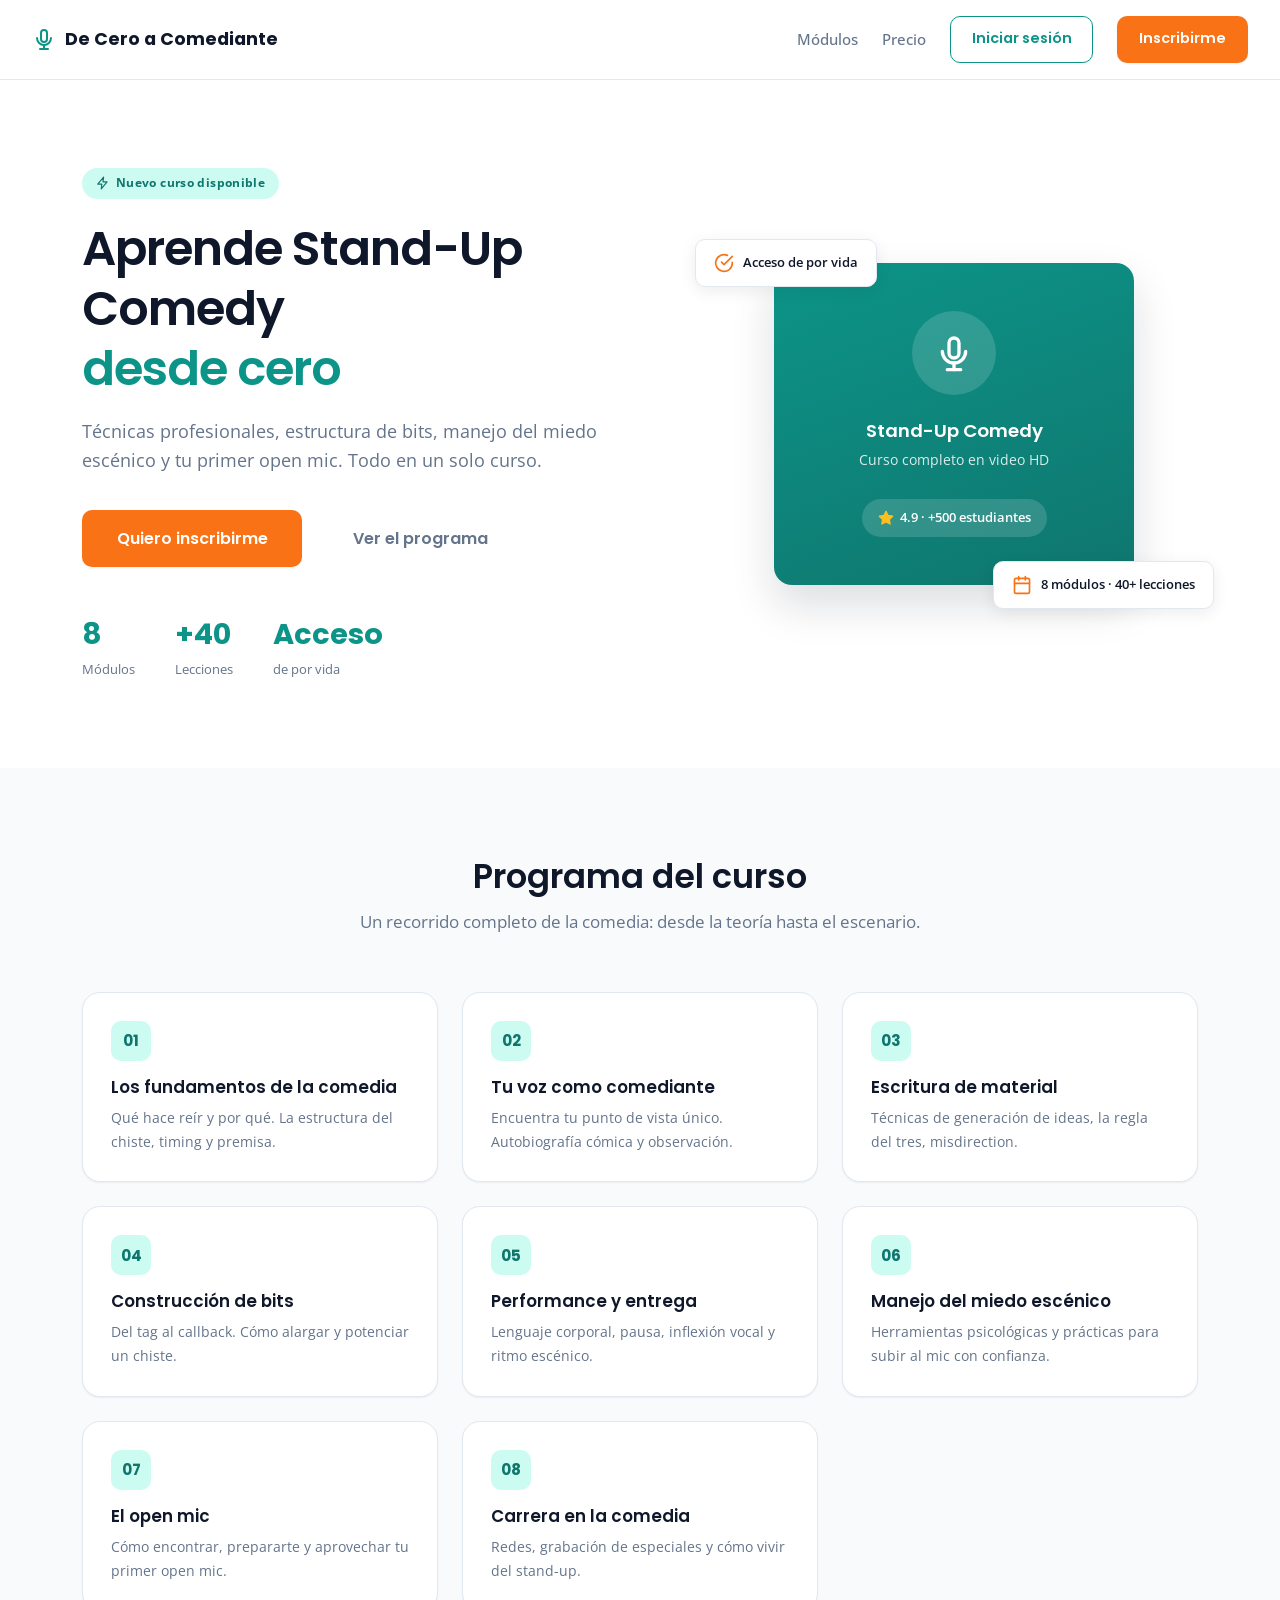
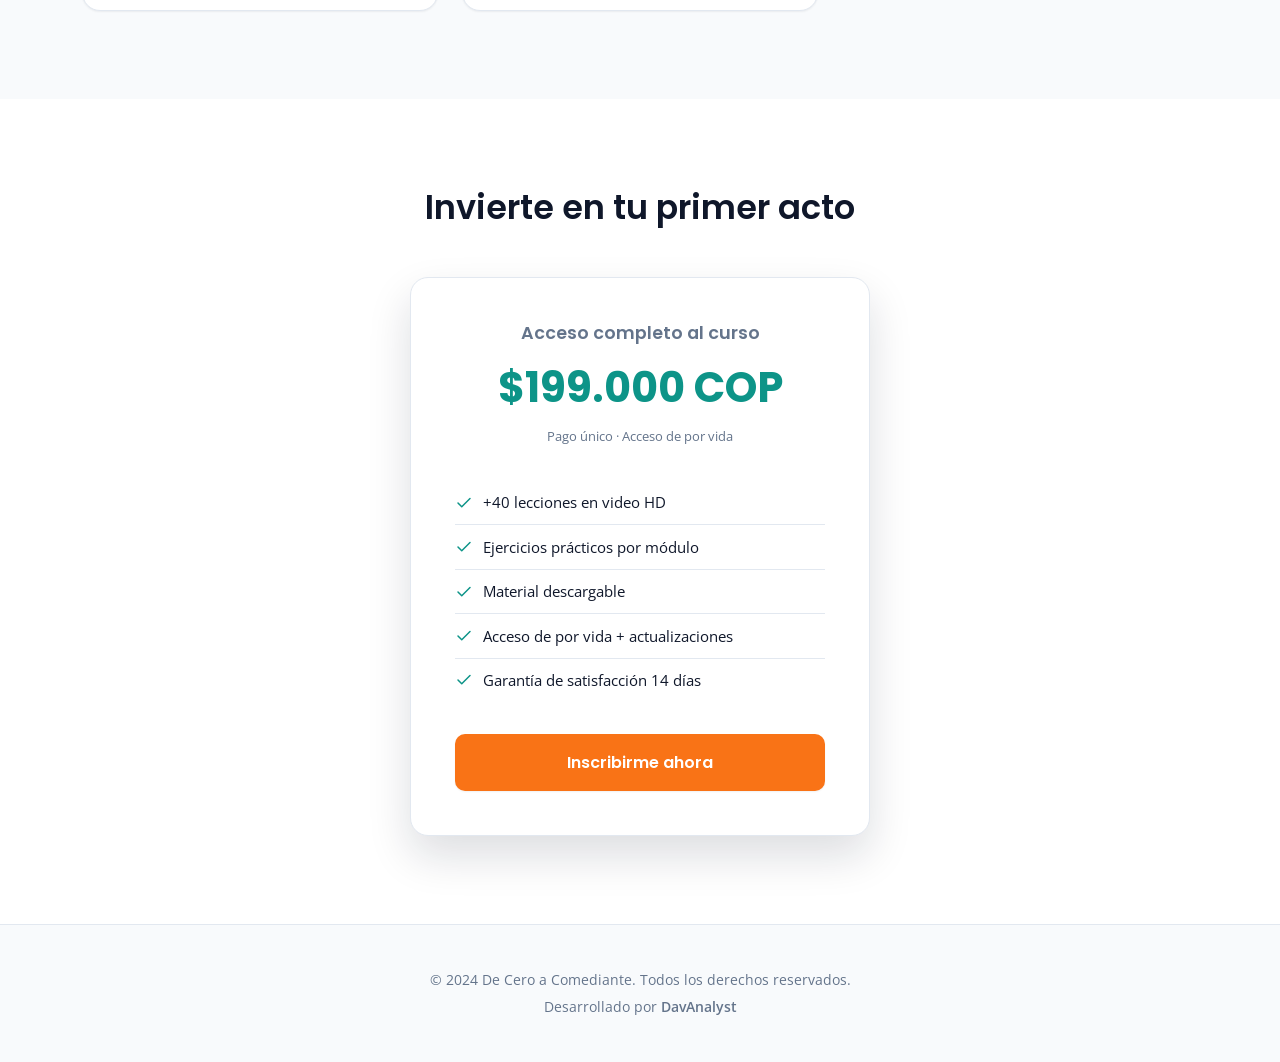
<file: frontend/index.html>
<!DOCTYPE html>
<html lang="es">
<head>
  <meta charset="UTF-8" />
  <meta name="viewport" content="width=device-width, initial-scale=1.0" />
  <title>De Cero a Comediante — Curso de Stand-Up Comedy</title>
  <link rel="stylesheet" href="css/main.css?v=2" />
</head>
<body>
  <nav class="navbar">
    <div class="nav-brand">
      <svg class="icon" viewBox="0 0 24 24"><path d="M12 15a3 3 0 0 0 3-3V6a3 3 0 0 0-6 0v6a3 3 0 0 0 3 3Z"/><path d="M19 11a7 7 0 0 1-14 0"/><line x1="12" y1="18" x2="12" y2="22"/><line x1="8" y1="22" x2="16" y2="22"/></svg>
      De Cero a Comediante
    </div>
    <div class="nav-links">
      <a href="#modulos">Módulos</a>
      <a href="#precio">Precio</a>
      <a href="login.html" class="btn btn-outline">Iniciar sesión</a>
      <a href="checkout.html" class="btn btn-primary">Inscribirme</a>
    </div>
  </nav>

  <header class="hero">
    <div class="hero-content">
      <span class="badge">
        <svg class="icon" viewBox="0 0 24 24" style="width:14px;height:14px"><path d="M13 2 3 14h7l-1 8 10-12h-7l1-8Z"/></svg>
        Nuevo curso disponible
      </span>
      <h1>Aprende Stand-Up Comedy<br /><span class="highlight">desde cero</span></h1>
      <p class="hero-sub">Técnicas profesionales, estructura de bits, manejo del miedo escénico y tu primer open mic. Todo en un solo curso.</p>
      <div class="hero-cta">
        <a href="checkout.html" class="btn btn-primary btn-lg">Quiero inscribirme</a>
        <a href="#modulos" class="btn btn-ghost btn-lg">Ver el programa</a>
      </div>
      <div class="hero-stats">
        <div class="stat"><strong>8</strong><span>Módulos</span></div>
        <div class="stat"><strong>+40</strong><span>Lecciones</span></div>
        <div class="stat"><strong>Acceso</strong><span>de por vida</span></div>
      </div>
    </div>
    <div class="hero-visual">
      <div class="hero-visual-glow"></div>
      <div class="hero-float-badge top">
        <svg class="icon" viewBox="0 0 24 24"><path d="M22 11.08V12a10 10 0 1 1-5.93-9.14"/><polyline points="22 4 12 14.01 9 11.01"/></svg>
        Acceso de por vida
      </div>
      <div class="hero-card">
        <div class="icon-circle">
          <svg class="icon" viewBox="0 0 24 24"><path d="M12 15a3 3 0 0 0 3-3V6a3 3 0 0 0-6 0v6a3 3 0 0 0 3 3Z"/><path d="M19 11a7 7 0 0 1-14 0"/><line x1="12" y1="18" x2="12" y2="22"/><line x1="8" y1="22" x2="16" y2="22"/></svg>
        </div>
        <h3>Stand-Up Comedy</h3>
        <p>Curso completo en video HD</p>
        <div class="hero-rating">
          <svg class="icon" viewBox="0 0 24 24"><polygon points="12 2 15.09 8.26 22 9.27 17 14.14 18.18 21.02 12 17.77 5.82 21.02 7 14.14 2 9.27 8.91 8.26 12 2"/></svg>
          4.9 · +500 estudiantes
        </div>
      </div>
      <div class="hero-float-badge bottom">
        <svg class="icon" viewBox="0 0 24 24"><rect x="3" y="4" width="18" height="18" rx="2"/><line x1="16" y1="2" x2="16" y2="6"/><line x1="8" y1="2" x2="8" y2="6"/><line x1="3" y1="10" x2="21" y2="10"/></svg>
        8 módulos · 40+ lecciones
      </div>
    </div>
  </header>

  <section id="modulos" class="modules-section">
    <div class="container">
      <h2>Programa del curso</h2>
      <p class="section-sub">Un recorrido completo de la comedia: desde la teoría hasta el escenario.</p>
      <div class="modules-grid" id="modules-list">
        <!-- Populated by JS or static fallback below -->
        <div class="module-card">
          <div class="module-num">01</div>
          <h3>Los fundamentos de la comedia</h3>
          <p>Qué hace reír y por qué. La estructura del chiste, timing y premisa.</p>
        </div>
        <div class="module-card">
          <div class="module-num">02</div>
          <h3>Tu voz como comediante</h3>
          <p>Encuentra tu punto de vista único. Autobiografía cómica y observación.</p>
        </div>
        <div class="module-card">
          <div class="module-num">03</div>
          <h3>Escritura de material</h3>
          <p>Técnicas de generación de ideas, la regla del tres, misdirection.</p>
        </div>
        <div class="module-card">
          <div class="module-num">04</div>
          <h3>Construcción de bits</h3>
          <p>Del tag al callback. Cómo alargar y potenciar un chiste.</p>
        </div>
        <div class="module-card">
          <div class="module-num">05</div>
          <h3>Performance y entrega</h3>
          <p>Lenguaje corporal, pausa, inflexión vocal y ritmo escénico.</p>
        </div>
        <div class="module-card">
          <div class="module-num">06</div>
          <h3>Manejo del miedo escénico</h3>
          <p>Herramientas psicológicas y prácticas para subir al mic con confianza.</p>
        </div>
        <div class="module-card">
          <div class="module-num">07</div>
          <h3>El open mic</h3>
          <p>Cómo encontrar, prepararte y aprovechar tu primer open mic.</p>
        </div>
        <div class="module-card">
          <div class="module-num">08</div>
          <h3>Carrera en la comedia</h3>
          <p>Redes, grabación de especiales y cómo vivir del stand-up.</p>
        </div>
      </div>
    </div>
  </section>

  <section id="precio" class="pricing-section">
    <div class="container">
      <h2>Invierte en tu primer acto</h2>
      <div class="pricing-card">
        <div class="pricing-header">
          <h3>Acceso completo al curso</h3>
          <div class="price" id="course-price">$199.000 COP</div>
          <span class="price-note">Pago único · Acceso de por vida</span>
        </div>
        <ul class="pricing-features">
          <li><svg class="icon" viewBox="0 0 24 24"><polyline points="20 6 9 17 4 12"/></svg> +40 lecciones en video HD</li>
          <li><svg class="icon" viewBox="0 0 24 24"><polyline points="20 6 9 17 4 12"/></svg> Ejercicios prácticos por módulo</li>
          <li><svg class="icon" viewBox="0 0 24 24"><polyline points="20 6 9 17 4 12"/></svg> Material descargable</li>
          <li><svg class="icon" viewBox="0 0 24 24"><polyline points="20 6 9 17 4 12"/></svg> Acceso de por vida + actualizaciones</li>
          <li><svg class="icon" viewBox="0 0 24 24"><polyline points="20 6 9 17 4 12"/></svg> Garantía de satisfacción 14 días</li>
        </ul>
        <a href="checkout.html" class="btn btn-primary btn-lg btn-full">Inscribirme ahora</a>
      </div>
    </div>
  </section>

  <footer class="footer">
    <div class="container">
      <p>© 2024 De Cero a Comediante. Todos los derechos reservados.</p>
      <p>Desarrollado por <a href="https://www.davanalyst.com" target="_blank" rel="noopener noreferrer">DavAnalyst</a></p>
    </div>
  </footer>

  <script src="js/api.js?v=2"></script>
  <script>
    // If logged in, adjust CTA to go directly to dashboard
    const token = localStorage.getItem("dca_token");
    if (token) {
      document.querySelectorAll('a[href="checkout.html"]').forEach(el => {
        el.href = "dashboard.html";
        el.textContent = el.textContent.includes("Inscribirme") ? "Ir al curso" : el.textContent;
      });
    }

    // Load real price from API
    API.get("/courses").then(courses => {
      if (courses && courses.length > 0) {
        const price = courses[0].price_cop;
        if (price) {
          document.getElementById("course-price").textContent =
            "$" + Number(price).toLocaleString("es-CO") + " COP";
        }
      }
    }).catch(() => {});
  </script>
</body>
</html>
</file>
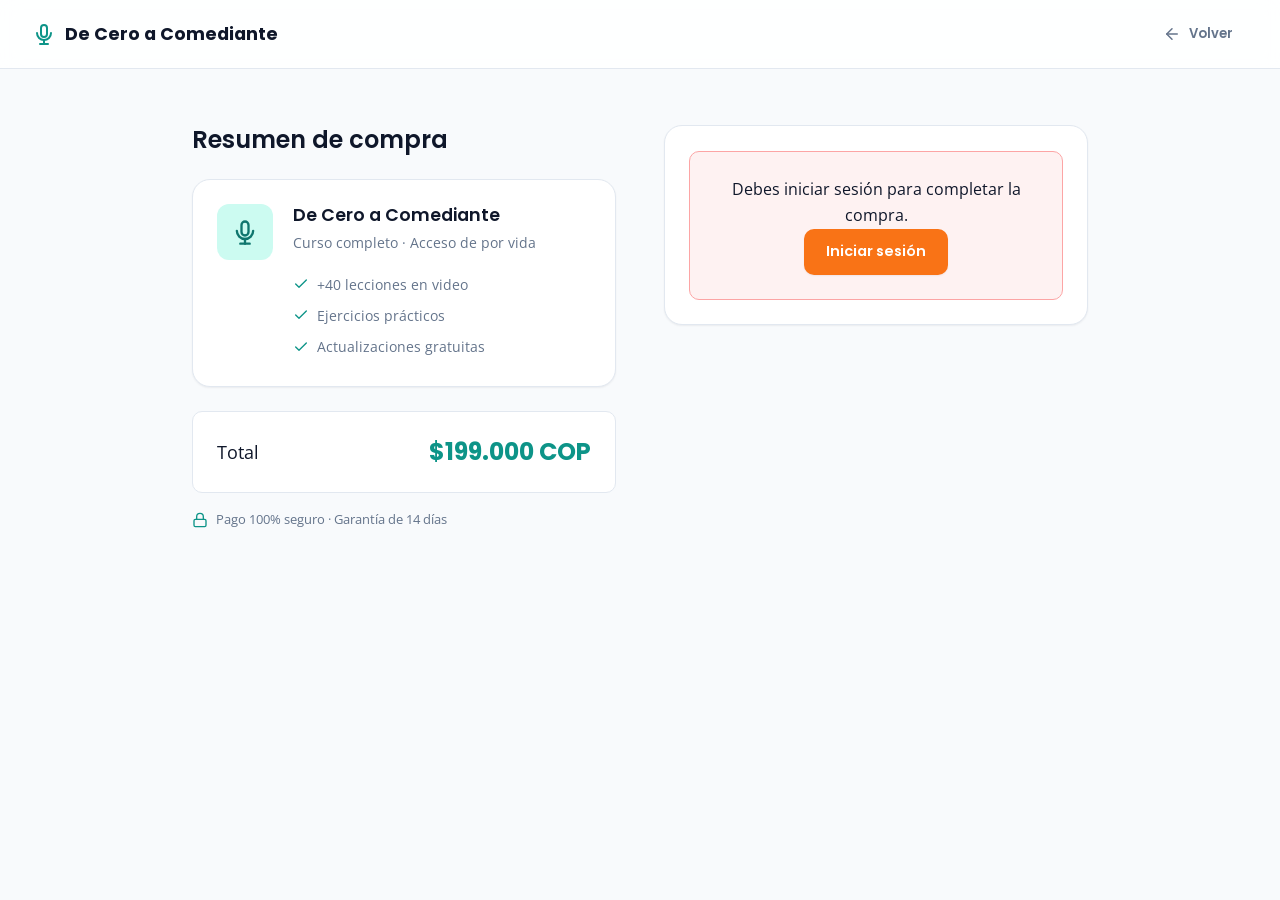
<file: frontend/checkout.html>
<!DOCTYPE html>
<html lang="es">
<head>
  <meta charset="UTF-8" />
  <meta name="viewport" content="width=device-width, initial-scale=1.0" />
  <title>Pago seguro — De Cero a Comediante</title>
  <link rel="stylesheet" href="css/main.css?v=2" />
</head>
<body class="checkout-page">
  <nav class="navbar">
    <div class="nav-brand">
      <svg class="icon" viewBox="0 0 24 24"><path d="M12 15a3 3 0 0 0 3-3V6a3 3 0 0 0-6 0v6a3 3 0 0 0 3 3Z"/><path d="M19 11a7 7 0 0 1-14 0"/><line x1="12" y1="18" x2="12" y2="22"/><line x1="8" y1="22" x2="16" y2="22"/></svg>
      De Cero a Comediante
    </div>
    <a href="index.html" class="btn btn-ghost btn-sm">
      <svg class="icon" viewBox="0 0 24 24"><line x1="19" y1="12" x2="5" y2="12"/><polyline points="12 19 5 12 12 5"/></svg>
      Volver
    </a>
  </nav>

  <main class="checkout-layout">
    <div class="checkout-summary">
      <h1>Resumen de compra</h1>
      <div class="checkout-course-card">
        <div class="checkout-course-icon">
          <svg class="icon" viewBox="0 0 24 24"><path d="M12 15a3 3 0 0 0 3-3V6a3 3 0 0 0-6 0v6a3 3 0 0 0 3 3Z"/><path d="M19 11a7 7 0 0 1-14 0"/><line x1="12" y1="18" x2="12" y2="22"/><line x1="8" y1="22" x2="16" y2="22"/></svg>
        </div>
        <div class="checkout-course-info">
          <h2 id="checkout-course-title">De Cero a Comediante</h2>
          <p>Curso completo · Acceso de por vida</p>
          <ul class="checkout-features">
            <li><svg class="icon" viewBox="0 0 24 24"><polyline points="20 6 9 17 4 12"/></svg> +40 lecciones en video</li>
            <li><svg class="icon" viewBox="0 0 24 24"><polyline points="20 6 9 17 4 12"/></svg> Ejercicios prácticos</li>
            <li><svg class="icon" viewBox="0 0 24 24"><polyline points="20 6 9 17 4 12"/></svg> Actualizaciones gratuitas</li>
          </ul>
        </div>
      </div>
      <div class="checkout-total">
        <span>Total</span>
        <strong id="checkout-price">$199.000 COP</strong>
      </div>
      <p class="checkout-guarantee">
        <svg class="icon" viewBox="0 0 24 24"><rect x="3" y="11" width="18" height="11" rx="2"/><path d="M7 11V7a5 5 0 0 1 10 0v4"/></svg>
        Pago 100% seguro · Garantía de 14 días
      </p>
    </div>

    <div class="checkout-payment">
      <div id="checkout-loading" class="checkout-loader">
        <div class="spinner"></div>
        <p>Preparando pago seguro...</p>
      </div>
      <div id="checkout-error" class="checkout-error hidden">
        <p id="checkout-error-msg"></p>
        <a href="login.html" class="btn btn-primary" id="checkout-login-link">Iniciar sesión</a>
      </div>
      <div id="wompi-container" class="hidden"></div>
    </div>
  </main>

  <script src="js/api.js?v=2"></script>
  <script src="js/auth.js?v=2"></script>
  <script src="js/checkout.js?v=2"></script>
</body>
</html>
</file>
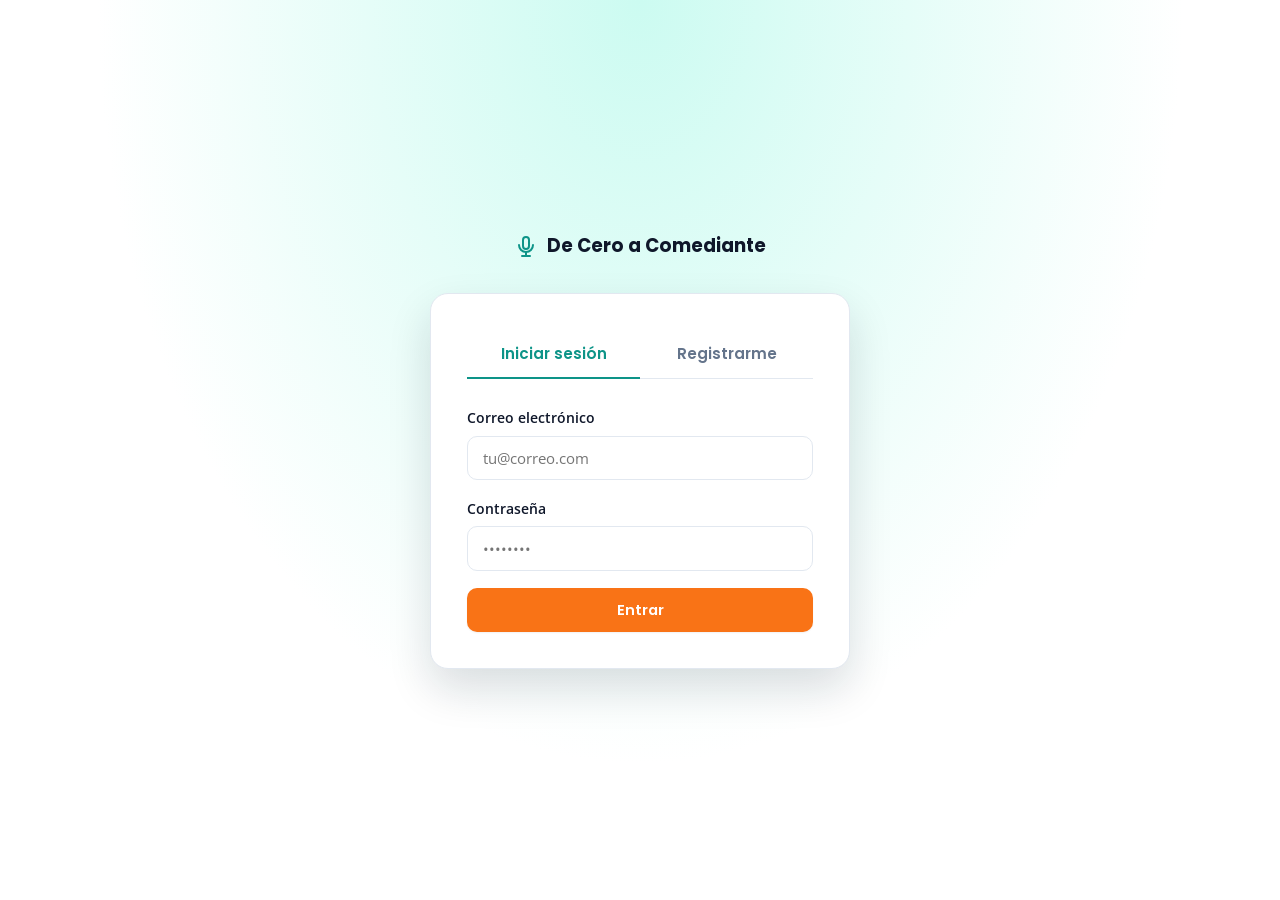
<file: frontend/login.html>
<!DOCTYPE html>
<html lang="es">
<head>
  <meta charset="UTF-8" />
  <meta name="viewport" content="width=device-width, initial-scale=1.0" />
  <title>Iniciar sesión — De Cero a Comediante</title>
  <link rel="stylesheet" href="css/main.css?v=2" />
</head>
<body class="auth-page">
  <div class="auth-container">
    <div class="auth-brand">
      <a href="index.html" class="nav-brand">
        <svg class="icon" viewBox="0 0 24 24"><path d="M12 15a3 3 0 0 0 3-3V6a3 3 0 0 0-6 0v6a3 3 0 0 0 3 3Z"/><path d="M19 11a7 7 0 0 1-14 0"/><line x1="12" y1="18" x2="12" y2="22"/><line x1="8" y1="22" x2="16" y2="22"/></svg>
        De Cero a Comediante
      </a>
    </div>

    <div class="auth-card">
      <div class="auth-tabs">
        <button class="auth-tab active" data-tab="login">Iniciar sesión</button>
        <button class="auth-tab" data-tab="register">Registrarme</button>
      </div>

      <!-- Login form -->
      <form id="login-form" class="auth-form" novalidate>
        <div class="form-group">
          <label for="login-email">Correo electrónico</label>
          <input type="email" id="login-email" placeholder="tu@correo.com" required />
        </div>
        <div class="form-group">
          <label for="login-password">Contraseña</label>
          <input type="password" id="login-password" placeholder="••••••••" required />
        </div>
        <div id="login-error" class="form-error hidden"></div>
        <button type="submit" class="btn btn-primary btn-full">Entrar</button>
      </form>

      <!-- Register form -->
      <form id="register-form" class="auth-form hidden" novalidate>
        <div class="form-group">
          <label for="reg-name">Nombre completo</label>
          <input type="text" id="reg-name" placeholder="Tu nombre" required />
        </div>
        <div class="form-group">
          <label for="reg-email">Correo electrónico</label>
          <input type="email" id="reg-email" placeholder="tu@correo.com" required />
        </div>
        <div class="form-group">
          <label for="reg-password">Contraseña</label>
          <input type="password" id="reg-password" placeholder="Mínimo 8 caracteres" required minlength="8" />
        </div>
        <div id="register-error" class="form-error hidden"></div>
        <button type="submit" class="btn btn-primary btn-full">Crear cuenta</button>
      </form>
    </div>
  </div>

  <script src="js/api.js?v=2"></script>
  <script src="js/auth.js?v=2"></script>
</body>
</html>
</file>
<file: frontend/css/main.css>
/* ─── Fonts ──────────────────────────────────────────────────────────────── */
@import url('https://fonts.googleapis.com/css2?family=Open+Sans:wght@400;500;600;700&family=Poppins:wght@500;600;700;800&display=swap');

/* ─── Reset & variables ─────────────────────────────────────────────────── */
*, *::before, *::after { box-sizing: border-box; margin: 0; padding: 0; }

:root {
  --primary:      #0D9488;
  --primary-dark: #0F766E;
  --primary-light:#CCFBF1;
  --cta:          #F97316;
  --cta-dark:     #EA580C;
  --cta-light:    #FFEDD5;

  --bg:         #FFFFFF;
  --bg-alt:     #F8FAFC;
  --bg-card:    #F8FAFC;
  --border:     #E2E8F0;
  --text:       #0F172A;
  --text-muted: #64748B;

  --red:      #DC2626;
  --red-bg:   #FEF2F2;
  --green:    #16A34A;
  --green-bg: #F0FDF4;

  --radius:    10px;
  --radius-lg: 18px;
  --shadow-sm: 0 1px 2px rgba(15,23,42,.06);
  --shadow:    0 4px 16px rgba(15,23,42,.08);
  --shadow-lg: 0 20px 44px rgba(15,23,42,.14);

  --font:         'Open Sans', system-ui, -apple-system, sans-serif;
  --font-heading: 'Poppins', system-ui, -apple-system, sans-serif;
}

html { scroll-behavior: smooth; }

body {
  background: var(--bg);
  color: var(--text);
  font-family: var(--font);
  font-size: 16px;
  line-height: 1.65;
  -webkit-font-smoothing: antialiased;
}

h1, h2, h3, h4, h5, h6 {
  font-family: var(--font-heading);
  font-weight: 600;
  line-height: 1.25;
  color: var(--text);
}

a { color: var(--primary); text-decoration: none; }
a:hover { color: var(--primary-dark); }

svg { display: block; }
.icon { width: 20px; height: 20px; stroke: currentColor; fill: none; stroke-width: 2; stroke-linecap: round; stroke-linejoin: round; flex-shrink: 0; }

/* ─── Buttons ───────────────────────────────────────────────────────────── */
.btn {
  display: inline-flex;
  align-items: center;
  justify-content: center;
  gap: .5rem;
  padding: .65rem 1.3rem;
  border-radius: var(--radius);
  font-family: var(--font-heading);
  font-size: .9rem;
  font-weight: 600;
  cursor: pointer;
  border: 1.5px solid transparent;
  transition: background .15s ease, color .15s ease, border-color .15s ease, box-shadow .15s ease, transform .1s ease;
  text-decoration: none;
  white-space: nowrap;
  min-height: 44px;
}
.btn:hover { transform: translateY(-1px); }
.btn:active { transform: translateY(0); }
.btn:focus-visible { outline: 2px solid var(--primary); outline-offset: 2px; }
.btn .icon { width: 18px; height: 18px; }

.btn-primary  { background: var(--cta); color: #fff; box-shadow: var(--shadow-sm); }
.btn-primary:hover  { background: var(--cta-dark); box-shadow: var(--shadow); }

.btn-outline  { border-color: var(--primary); color: var(--primary); background: transparent; }
.btn-outline:hover  { background: var(--primary-light); }

.btn-ghost    { background: transparent; color: var(--text-muted); border-color: transparent; }
.btn-ghost:hover    { color: var(--text); background: var(--bg-alt); }

.btn-lg   { padding: .9rem 2.1rem; font-size: 1rem; min-height: 52px; }
.btn-sm   { padding: .4rem .9rem; font-size: .82rem; min-height: 36px; }
.btn-full { width: 100%; }

/* ─── Navbar ────────────────────────────────────────────────────────────── */
.navbar {
  display: flex;
  align-items: center;
  justify-content: space-between;
  padding: 1rem 2rem;
  border-bottom: 1px solid var(--border);
  position: sticky;
  top: 0;
  background: rgba(255,255,255,.85);
  backdrop-filter: blur(10px);
  -webkit-backdrop-filter: blur(10px);
  z-index: 100;
}
.nav-brand {
  display: inline-flex;
  align-items: center;
  gap: .55rem;
  font-family: var(--font-heading);
  font-size: 1.1rem;
  font-weight: 700;
  color: var(--text);
}
.nav-brand .icon { width: 24px; height: 24px; color: var(--primary); }
a.nav-brand:hover { color: var(--text); }
.nav-links  { display: flex; align-items: center; gap: 1.5rem; }
.nav-links a:not(.btn) { color: var(--text-muted); font-size: .92rem; font-weight: 500; }
.nav-links a:not(.btn):hover { color: var(--text); }

/* ─── Hero ──────────────────────────────────────────────────────────────── */
.hero {
  display: grid;
  grid-template-columns: 1fr .85fr;
  align-items: center;
  gap: 3.5rem;
  padding: 5.5rem 2rem;
  max-width: 1180px;
  margin: 0 auto;
}
.badge {
  display: inline-flex;
  align-items: center;
  gap: .4rem;
  background: var(--primary-light);
  color: var(--primary-dark);
  font-size: .78rem;
  font-weight: 700;
  padding: .35rem .85rem;
  border-radius: 100px;
  letter-spacing: .03em;
  margin-bottom: 1.25rem;
}
.hero-content h1 { font-size: 3rem; letter-spacing: -.02em; margin-bottom: 1.1rem; }
.highlight { color: var(--primary); }
.hero-sub { font-size: 1.1rem; color: var(--text-muted); max-width: 520px; margin-bottom: 2.2rem; }
.hero-cta { display: flex; gap: 1rem; flex-wrap: wrap; margin-bottom: 2.75rem; }
.hero-stats { display: flex; gap: 2.5rem; }
.stat { display: flex; flex-direction: column; }
.stat strong { font-family: var(--font-heading); font-size: 1.8rem; font-weight: 700; color: var(--primary); }
.stat span   { font-size: .82rem; color: var(--text-muted); }

/* ─── Hero visual ───────────────────────────────────────────────────────── */
.hero-visual { position: relative; display: flex; align-items: center; justify-content: center; }
.hero-visual-glow {
  position: absolute;
  inset: 8%;
  background: radial-gradient(circle, var(--primary-light) 0%, transparent 70%);
  filter: blur(10px);
  z-index: 0;
}
.hero-card {
  position: relative;
  z-index: 1;
  width: 100%;
  max-width: 360px;
  background: linear-gradient(160deg, var(--primary) 0%, var(--primary-dark) 100%);
  border-radius: var(--radius-lg);
  padding: 3rem 2rem;
  box-shadow: var(--shadow-lg);
  text-align: center;
  color: #fff;
}
.hero-card .icon-circle {
  width: 84px; height: 84px;
  margin: 0 auto 1.5rem;
  border-radius: 50%;
  background: rgba(255,255,255,.15);
  display: flex; align-items: center; justify-content: center;
}
.hero-card .icon-circle .icon { width: 40px; height: 40px; color: #fff; }
.hero-card h3 { color: #fff; font-size: 1.15rem; margin-bottom: .35rem; }
.hero-card p { color: rgba(255,255,255,.85); font-size: .88rem; }
.hero-rating {
  margin-top: 1.75rem;
  display: inline-flex;
  align-items: center;
  gap: .4rem;
  background: rgba(255,255,255,.15);
  padding: .5rem 1rem;
  border-radius: 100px;
  font-size: .82rem;
  font-weight: 600;
}
.hero-rating .icon { width: 16px; height: 16px; color: #FBBF24; fill: #FBBF24; }
.hero-float-badge {
  position: absolute;
  background: #fff;
  border: 1px solid var(--border);
  border-radius: var(--radius);
  box-shadow: var(--shadow);
  padding: .75rem 1.1rem;
  display: flex;
  align-items: center;
  gap: .6rem;
  font-size: .82rem;
  font-weight: 600;
  color: var(--text);
  z-index: 2;
}
.hero-float-badge .icon { width: 20px; height: 20px; color: var(--cta); }
.hero-float-badge.top    { top: -1.5rem; left: -1rem; }
.hero-float-badge.bottom { bottom: -1.5rem; right: -1rem; }

/* ─── Sections shared ───────────────────────────────────────────────────── */
.container { max-width: 1180px; margin: 0 auto; padding: 0 2rem; }
.section-eyebrow {
  display: block;
  text-align: center;
  color: var(--primary);
  font-weight: 700;
  font-size: .8rem;
  letter-spacing: .08em;
  text-transform: uppercase;
  margin-bottom: .6rem;
}

/* ─── Modules section ───────────────────────────────────────────────────── */
.modules-section { padding: 5.5rem 0; background: var(--bg-alt); }
.modules-section h2 { font-size: 2.1rem; text-align: center; margin-bottom: .6rem; }
.section-sub { text-align: center; color: var(--text-muted); margin-bottom: 3.5rem; font-size: 1.05rem; }
.modules-grid {
  display: grid;
  grid-template-columns: repeat(auto-fill, minmax(270px, 1fr));
  gap: 1.5rem;
}
.module-card {
  background: #fff;
  border: 1px solid var(--border);
  border-radius: var(--radius-lg);
  padding: 1.75rem;
  box-shadow: var(--shadow-sm);
  transition: box-shadow .2s ease, transform .2s ease, border-color .2s ease;
}
.module-card:hover { box-shadow: var(--shadow); transform: translateY(-3px); border-color: var(--primary-light); }
.module-num {
  display: inline-flex;
  align-items: center;
  justify-content: center;
  width: 40px; height: 40px;
  border-radius: 10px;
  background: var(--primary-light);
  color: var(--primary-dark);
  font-family: var(--font-heading);
  font-size: .95rem;
  font-weight: 700;
  margin-bottom: 1rem;
}
.module-card h3 { font-size: 1.05rem; margin-bottom: .5rem; }
.module-card p  { font-size: .9rem; color: var(--text-muted); }

/* ─── Pricing section ───────────────────────────────────────────────────── */
.pricing-section { padding: 5.5rem 0; text-align: center; }
.pricing-section h2 { font-size: 2.1rem; margin-bottom: 3rem; }
.pricing-card {
  display: inline-block;
  background: #fff;
  border: 1px solid var(--border);
  border-radius: var(--radius-lg);
  padding: 2.75rem;
  max-width: 460px;
  width: 100%;
  text-align: left;
  box-shadow: var(--shadow-lg);
}
.pricing-header { text-align: center; margin-bottom: 2rem; }
.pricing-header h3 { font-size: 1.1rem; color: var(--text-muted); font-weight: 600; margin-bottom: .6rem; }
.price { font-family: var(--font-heading); font-size: 2.6rem; font-weight: 700; color: var(--primary); }
.price-note { font-size: .82rem; color: var(--text-muted); }
.pricing-features { list-style: none; margin-bottom: 2rem; }
.pricing-features li {
  display: flex;
  align-items: center;
  gap: .65rem;
  padding: .6rem 0;
  border-bottom: 1px solid var(--border);
  font-size: .92rem;
}
.pricing-features li:last-child { border: none; }
.pricing-features .icon { width: 18px; height: 18px; color: var(--primary); }

/* ─── Footer ────────────────────────────────────────────────────────────── */
.footer {
  padding: 2.5rem 2rem;
  text-align: center;
  border-top: 1px solid var(--border);
  color: var(--text-muted);
  font-size: .85rem;
  background: var(--bg-alt);
}
.footer p { margin: .25rem 0; }
.footer a { color: var(--text-muted); font-weight: 600; }
.footer a:hover { color: var(--primary); }

/* ─── Auth page ─────────────────────────────────────────────────────────── */
.auth-page {
  min-height: 100vh;
  display: flex;
  align-items: center;
  justify-content: center;
  background: radial-gradient(ellipse at top, var(--primary-light) 0%, var(--bg) 60%);
  padding: 2rem 1rem;
}
.auth-container { width: 100%; max-width: 420px; }
.auth-brand { display: flex; justify-content: center; margin-bottom: 2rem; }
.auth-brand a { font-size: 1.15rem; }
.auth-card {
  background: #fff;
  border: 1px solid var(--border);
  border-radius: var(--radius-lg);
  padding: 2.25rem;
  box-shadow: var(--shadow-lg);
}
.auth-tabs { display: flex; margin-bottom: 1.75rem; border-bottom: 1px solid var(--border); }
.auth-tab {
  flex: 1;
  background: none;
  border: none;
  color: var(--text-muted);
  font-family: var(--font-heading);
  padding: .75rem;
  font-size: .95rem;
  font-weight: 600;
  cursor: pointer;
  transition: color .15s;
  border-bottom: 2px solid transparent;
  margin-bottom: -1px;
}
.auth-tab:hover { color: var(--text); }
.auth-tab.active { color: var(--primary); border-bottom-color: var(--primary); }
.auth-form { display: flex; flex-direction: column; gap: 1.1rem; }

/* ─── Forms ─────────────────────────────────────────────────────────────── */
.form-group { display: flex; flex-direction: column; gap: .4rem; }
.form-group label { font-size: .85rem; font-weight: 600; color: var(--text); }
.form-group input,
.form-group textarea,
.form-group select {
  background: #fff;
  border: 1.5px solid var(--border);
  border-radius: var(--radius);
  color: var(--text);
  padding: .7rem .95rem;
  font-size: .95rem;
  font-family: inherit;
  transition: border-color .15s, box-shadow .15s;
  width: 100%;
}
.form-group input:focus,
.form-group textarea:focus,
.form-group select:focus { outline: none; border-color: var(--primary); box-shadow: 0 0 0 3px var(--primary-light); }
.form-row { display: grid; grid-template-columns: 1fr 1fr; gap: 1rem; }
.form-error {
  display: flex;
  align-items: center;
  gap: .5rem;
  color: var(--red);
  font-size: .85rem;
  padding: .6rem .85rem;
  background: var(--red-bg);
  border-radius: var(--radius);
}
.form-error .icon { width: 16px; height: 16px; flex-shrink: 0; }
.checkbox-group label { flex-direction: row; align-items: center; gap: .5rem; cursor: pointer; }
.checkbox-group input[type="checkbox"] { width: auto; }

/* ─── Checkout page ─────────────────────────────────────────────────────── */
.checkout-page { min-height: 100vh; background: var(--bg-alt); }
.checkout-layout {
  display: grid;
  grid-template-columns: 1fr 1fr;
  gap: 3rem;
  max-width: 960px;
  margin: 3.5rem auto;
  padding: 0 2rem;
  align-items: start;
}
.checkout-summary h1 { font-size: 1.5rem; margin-bottom: 1.5rem; }
.checkout-course-card {
  display: flex;
  gap: 1.25rem;
  background: #fff;
  border: 1px solid var(--border);
  border-radius: var(--radius-lg);
  padding: 1.5rem;
  margin-bottom: 1.5rem;
  box-shadow: var(--shadow-sm);
}
.checkout-course-icon {
  width: 56px; height: 56px;
  flex-shrink: 0;
  border-radius: 12px;
  background: var(--primary-light);
  color: var(--primary-dark);
  display: flex;
  align-items: center;
  justify-content: center;
}
.checkout-course-icon .icon { width: 28px; height: 28px; }
.checkout-course-info h2 { font-size: 1.1rem; margin-bottom: .3rem; }
.checkout-course-info > p { color: var(--text-muted); font-size: .9rem; }
.checkout-features { list-style: none; margin-top: .85rem; font-size: .88rem; color: var(--text-muted); }
.checkout-features li { display: flex; align-items: center; gap: .5rem; padding: .25rem 0; }
.checkout-features .icon { width: 16px; height: 16px; color: var(--primary); }
.checkout-total {
  display: flex;
  justify-content: space-between;
  align-items: center;
  font-size: 1.1rem;
  padding: 1.25rem 1.5rem;
  background: #fff;
  border: 1px solid var(--border);
  border-radius: var(--radius);
}
.checkout-total strong { font-family: var(--font-heading); font-size: 1.5rem; color: var(--primary); }
.checkout-guarantee {
  display: flex;
  align-items: center;
  gap: .5rem;
  font-size: .82rem;
  color: var(--text-muted);
  margin-top: 1rem;
}
.checkout-guarantee .icon { width: 16px; height: 16px; color: var(--primary); }
.checkout-payment {
  display: flex;
  align-items: center;
  justify-content: center;
  min-height: 200px;
  background: #fff;
  border: 1px solid var(--border);
  border-radius: var(--radius-lg);
  padding: 1.5rem;
  box-shadow: var(--shadow-sm);
}
.checkout-loader, .checkout-error { text-align: center; }
.checkout-error { background: var(--red-bg); border: 1px solid #FCA5A5; border-radius: var(--radius); padding: 1.5rem; }

/* ─── Spinner ───────────────────────────────────────────────────────────── */
.spinner {
  width: 36px; height: 36px;
  border: 3px solid var(--border);
  border-top-color: var(--primary);
  border-radius: 50%;
  animation: spin .7s linear infinite;
  margin: 0 auto .75rem;
}
@keyframes spin { to { transform: rotate(360deg); } }
@media (prefers-reduced-motion: reduce) {
  .spinner { animation-duration: 1.4s; }
}

/* ─── Utilities ─────────────────────────────────────────────────────────── */
.hidden { display: none !important; }

/* ─── Progress bar ──────────────────────────────────────────────────────── */
.progress-bar {
  height: 7px;
  background: var(--border);
  border-radius: 4px;
  overflow: hidden;
}
.progress-fill {
  height: 100%;
  background: var(--primary);
  border-radius: 4px;
  transition: width .4s ease;
}

/* ─── Responsive ────────────────────────────────────────────────────────── */
@media (max-width: 900px) {
  .hero { grid-template-columns: 1fr; padding: 3.5rem 1.5rem; text-align: center; }
  .hero-content { display: flex; flex-direction: column; align-items: center; }
  .hero-sub { max-width: 100%; }
  .hero-stats { justify-content: center; }
  .hero-visual { margin-top: 1rem; }
  .hero-float-badge { display: none; }
  .checkout-layout { grid-template-columns: 1fr; }
}
@media (max-width: 640px) {
  .navbar { padding: .85rem 1.25rem; }
  .nav-links { gap: .75rem; }
  .nav-links .btn-outline { display: none; }
  .hero-content h1 { font-size: 2.1rem; }
}
</file>
